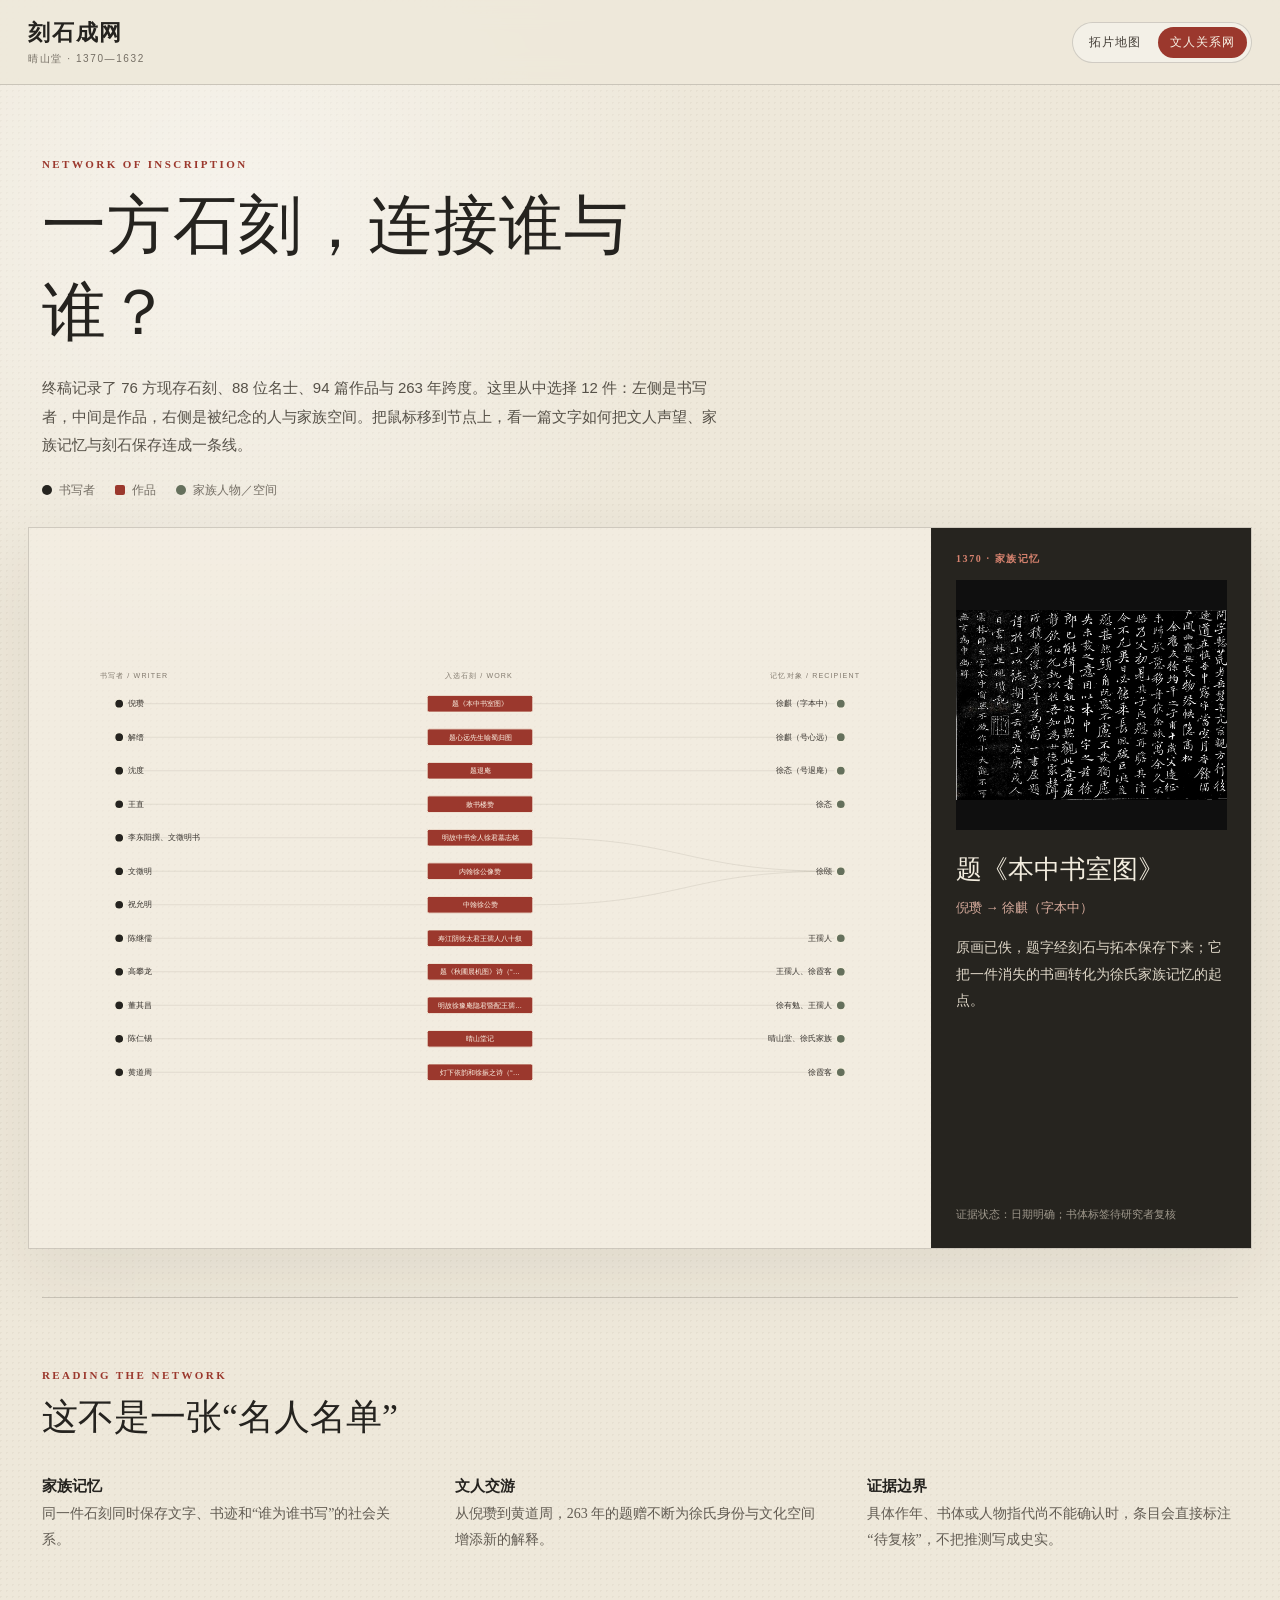
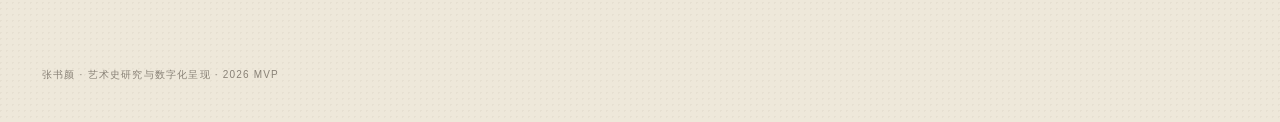
<file: network.html>
<!DOCTYPE html>
<html lang="zh-CN">
<head>
  <meta charset="utf-8" />
  <meta name="viewport" content="width=device-width, initial-scale=1" />
  <title>文人关系网｜刻石成网</title>
  <link rel="stylesheet" href="css/network.css" />
</head>
<body>
  <header class="masthead">
    <a class="brand" href="index.html">
      <strong>刻石成网</strong>
      <span>晴山堂 · 1370—1632</span>
    </a>
    <nav class="view-switch" aria-label="视图切换">
      <a href="index.html">拓片地图</a>
      <span>文人关系网</span>
    </nav>
  </header>

  <main>
    <section class="intro">
      <p class="eyebrow">NETWORK OF INSCRIPTION</p>
      <h1>一方石刻，连接谁与谁？</h1>
      <p>终稿记录了 76 方现存石刻、88 位名士、94 篇作品与 263 年跨度。这里从中选择 12 件：左侧是书写者，中间是作品，右侧是被纪念的人与家族空间。把鼠标移到节点上，看一篇文字如何把文人声望、家族记忆与刻石保存连成一条线。</p>
      <div class="legend" aria-label="图例">
        <span><i class="author"></i>书写者</span>
        <span><i class="work"></i>作品</span>
        <span><i class="family"></i>家族人物／空间</span>
      </div>
    </section>

    <section class="network-stage">
      <div class="network-canvas" id="network" aria-label="晴山堂石刻人物关系可视化"></div>
      <aside class="story-panel" id="story" aria-live="polite">
        <p class="story-kicker">1370 · 家族记忆</p>
        <img src="data/1024/001.jpg" alt="倪瓒题本中书室图拓片" />
        <h2>题《本中书室图》</h2>
        <p class="story-route">倪瓒 → 徐麒（字本中）</p>
        <p class="story-body">原画已佚，题字经刻石与拓本保存下来；它把一件消失的书画转化为徐氏家族记忆的起点。</p>
        <p class="story-status">证据状态：日期明确；书体标签待研究者复核</p>
      </aside>
    </section>

    <section class="method-note">
      <p class="eyebrow">READING THE NETWORK</p>
      <h2>这不是一张“名人名单”</h2>
      <div class="method-grid">
        <p><b>家族记忆</b><br />同一件石刻同时保存文字、书迹和“谁为谁书写”的社会关系。</p>
        <p><b>文人交游</b><br />从倪瓒到黄道周，263 年的题赠不断为徐氏身份与文化空间增添新的解释。</p>
        <p><b>证据边界</b><br />具体作年、书体或人物指代尚不能确认时，条目会直接标注“待复核”，不把推测写成史实。</p>
      </div>
    </section>
  </main>

  <footer>张书颜 · 艺术史研究与数字化呈现 · 2026 MVP</footer>
  <script src="js/d3.v3.min.js"></script>
  <script src="js/network.js"></script>
</body>
</html>
</file>
<file: css/network.css>
:root {
  --ink: #25231f;
  --paper: #eee8da;
  --paper-deep: #d8d0bf;
  --cinnabar: #9b382d;
  --moss: #65705c;
  --muted: #746e64;
  --line: rgba(61, 57, 50, 0.2);
}

* { box-sizing: border-box; }

body {
  margin: 0;
  color: var(--ink);
  font-family: "PingFang SC", "Noto Sans CJK SC", sans-serif;
  background:
    radial-gradient(circle at 18% 12%, rgba(255,255,255,.48), transparent 26%),
    linear-gradient(135deg, rgba(112,102,84,.06) 25%, transparent 25%) 0 0 / 6px 6px,
    var(--paper);
}

.masthead {
  position: sticky;
  top: 0;
  z-index: 10;
  display: flex;
  justify-content: space-between;
  align-items: center;
  padding: 18px 28px;
  border-bottom: 1px solid var(--line);
  background: rgba(238, 232, 218, .91);
  backdrop-filter: blur(12px);
}

.brand { color: inherit; text-decoration: none; }
.brand strong { display:block; font-family:"Songti SC","STSong",serif; font-size:22px; letter-spacing:.08em; }
.brand span { display:block; margin-top:4px; color:var(--muted); font-size:10px; letter-spacing:.16em; }

.view-switch { display:flex; gap:5px; padding:4px; border:1px solid var(--line); border-radius:999px; background:rgba(255,255,255,.35); }
.view-switch a,.view-switch span { padding:7px 12px; border-radius:999px; color:#403b34; font-size:12px; letter-spacing:.08em; text-decoration:none; }
.view-switch span { background:var(--cinnabar); color:#f8f2e5; }
.view-switch a:hover { color:var(--cinnabar); }

main { max-width:1600px; margin:0 auto; }
.intro { max-width:800px; padding:72px 42px 28px; }
.eyebrow { margin:0 0 10px; color:var(--cinnabar); font:600 11px/1.4 Georgia,serif; letter-spacing:.22em; }
h1,h2 { font-family:"Songti SC","STSong",serif; font-weight:500; }
h1 { margin:0 0 18px; font-size:clamp(36px,5vw,68px); letter-spacing:.02em; }
.intro>p:not(.eyebrow) { max-width:680px; margin:0; color:#565148; font-size:15px; line-height:1.9; }
.legend { display:flex; flex-wrap:wrap; gap:20px; margin-top:22px; color:var(--muted); font-size:12px; }
.legend span { display:flex; align-items:center; gap:7px; }
.legend i { width:10px; height:10px; border-radius:50%; background:var(--ink); }
.legend i.work { border-radius:2px; background:var(--cinnabar); }
.legend i.family { background:var(--moss); }

.network-stage { display:grid; grid-template-columns:minmax(0,1fr) 320px; min-height:720px; margin:0 28px 48px; border:1px solid var(--line); background:rgba(245,240,229,.54); box-shadow:0 24px 70px rgba(46,40,31,.08); }
.network-canvas { position:relative; min-width:0; overflow:auto; }
.network-canvas svg { display:block; width:100%; min-width:900px; height:720px; }
.column-label { fill:#81796d; font-size:11px; letter-spacing:.16em; }
.link { fill:none; stroke:#817b70; stroke-width:1; stroke-opacity:.24; transition:opacity .2s,stroke .2s,stroke-width .2s; }
.node { cursor:pointer; }
.node circle { stroke:#f5efdf; stroke-width:2; transition:r .2s,opacity .2s; }
.node.author circle { fill:var(--ink); }
.node.family circle { fill:var(--moss); }
.node.work rect { fill:var(--cinnabar); stroke:#f5efdf; stroke-width:1.5; rx:3; }
.node text { fill:#37332e; font-size:12px; transition:opacity .2s; }
.node.work text { fill:#fff7e9; font-size:11px; text-anchor:middle; pointer-events:none; }
.node.author text { text-anchor:start; }
.node.family text { text-anchor:end; }
.muted { opacity:.13; }
.link.active { stroke:var(--cinnabar); stroke-width:2.4; stroke-opacity:.9; }
.node.active circle { stroke:var(--cinnabar); stroke-width:4; }
.node.work.active rect { stroke:var(--ink); stroke-width:2; }

.story-panel { display:flex; flex-direction:column; padding:24px; border-left:1px solid var(--line); background:#26241f; color:#f3eddf; }
.story-panel img { width:100%; height:250px; margin:6px 0 22px; object-fit:contain; object-position:center; background:#111; filter:contrast(1.02); }
.story-kicker { margin:0 0 8px; color:#d7836f; font:600 10px/1.4 Georgia,serif; letter-spacing:.16em; text-transform:uppercase; }
.story-panel h2 { margin:0 0 12px; font-size:26px; line-height:1.35; }
.story-route { margin:0 0 18px; color:#d9ad9e; font-size:13px; }
.story-body { margin:0; color:#ddd5c6; font:14px/1.9 "Songti SC","STSong",serif; }
.story-status { margin:auto 0 0; padding-top:28px; color:#9e978b; font-size:11px; line-height:1.7; }

.method-note { margin:0 42px; padding:70px 0 90px; border-top:1px solid var(--line); }
.method-note h2 { margin:0 0 30px; font-size:36px; }
.method-grid { display:grid; grid-template-columns:repeat(3,1fr); gap:42px; }
.method-grid p { margin:0; color:#625c53; font:14px/1.9 "Songti SC","STSong",serif; }
.method-grid b { color:var(--ink); font-family:"PingFang SC",sans-serif; font-size:15px; }
footer { padding:24px 42px 40px; color:#888176; font-size:10px; letter-spacing:.12em; }

@media (max-width: 900px) {
  .intro { padding:52px 20px 24px; }
  .network-stage { grid-template-columns:1fr; margin:0 12px 36px; }
  .network-canvas svg { height:620px; }
  .story-panel { border-left:0; border-top:1px solid rgba(255,255,255,.12); }
  .story-panel img { height:300px; }
  .method-note { margin:0 20px; padding:52px 0 70px; }
  .method-grid { grid-template-columns:1fr; gap:22px; }
}

@media (max-width: 560px) {
  .masthead { padding:12px 14px; }
  .brand strong { font-size:17px; }
  .view-switch a,.view-switch span { padding:6px 8px; font-size:10px; }
  h1 { font-size:38px; }
}
</file>
